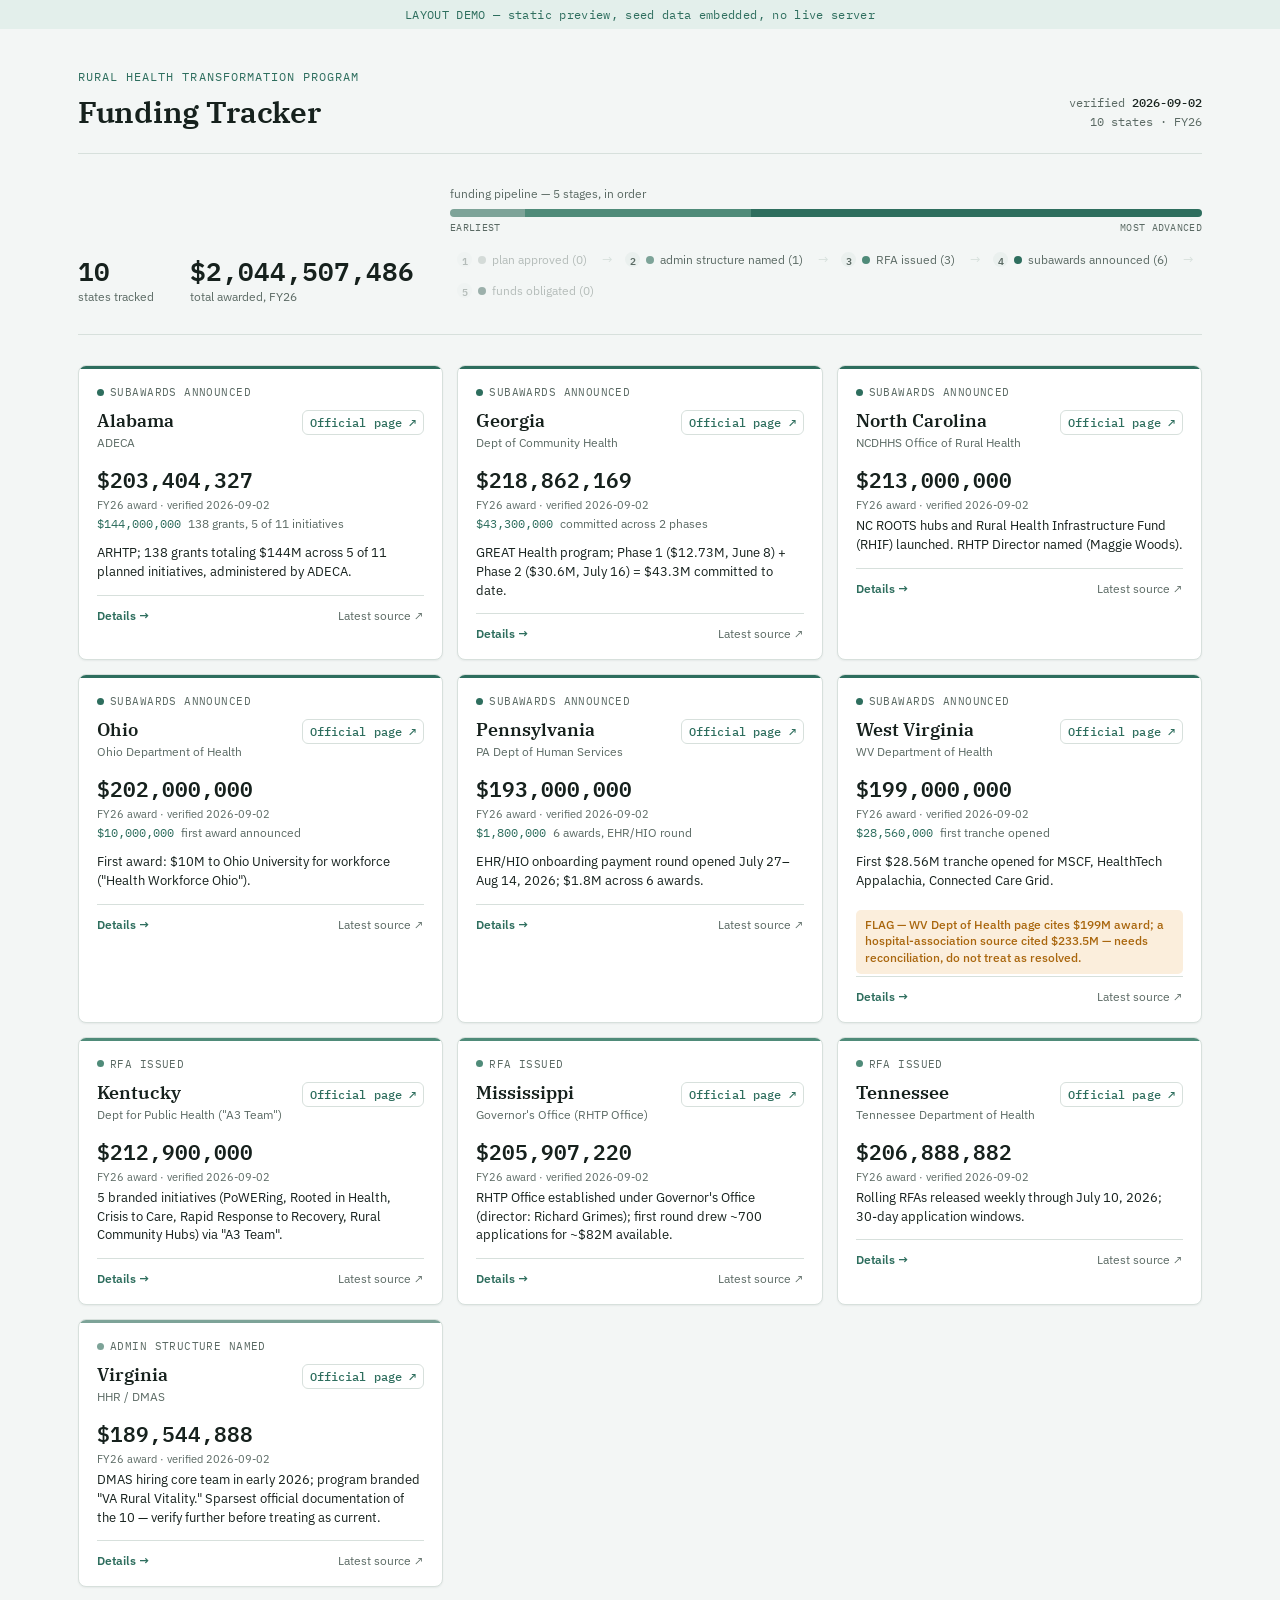
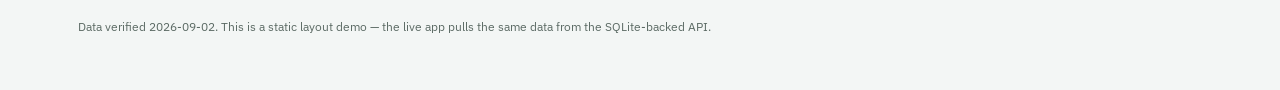
<file: demo/dashboard-demo.html>
<!doctype html>
<html lang="en">
<head>
<meta charset="utf-8" />
<meta name="viewport" content="width=device-width, initial-scale=1" />
<title>RHTP Funding Tracker</title>
<link rel="preconnect" href="https://fonts.googleapis.com">
<link rel="stylesheet" href="https://fonts.googleapis.com/css2?family=IBM+Plex+Serif:wght@500;600&family=IBM+Plex+Sans:wght@400;500;600&family=IBM+Plex+Mono:wght@500;600&display=swap">
<style>
  :root {
    --bg: #f3f6f5;
    --surface: #ffffff;
    --surface-2: #eaf0ee;
    --ink: #16211d;
    --muted: #5b6a64;
    --border: #d7e0dc;
    --accent: #2e6e5e;
    --accent-soft: #e3efeb;
    --warn: #a9660d;
    --warn-bg: #fbeedc;
    --stage-1: #a7b3ae;
    --stage-2: #7da398;
    --stage-3: #4f8b79;
    --stage-4: #2e6e5e;
    --stage-5: #1b4a3f;
    --shadow: 0 1px 2px rgba(22, 33, 29, 0.06);
  }

  @media (prefers-color-scheme: dark) {
    :root:not([data-theme="light"]) {
      --bg: #101513;
      --surface: #1a211e;
      --surface-2: #212a26;
      --ink: #e7eeec;
      --muted: #93a39c;
      --border: #2b3733;
      --accent: #6fbfa8;
      --accent-soft: #1e3a33;
      --warn: #e3a94c;
      --warn-bg: #3a2a12;
      --stage-1: #5b6b67;
      --stage-2: #6b958a;
      --stage-3: #4fa98f;
      --stage-4: #6fbfa8;
      --stage-5: #9be0c9;
      --shadow: 0 1px 2px rgba(0, 0, 0, 0.3);
    }
  }

  :root[data-theme="dark"] {
    --bg: #101513;
    --surface: #1a211e;
    --surface-2: #212a26;
    --ink: #e7eeec;
    --muted: #93a39c;
    --border: #2b3733;
    --accent: #6fbfa8;
    --accent-soft: #1e3a33;
    --warn: #e3a94c;
    --warn-bg: #3a2a12;
    --stage-1: #5b6b67;
    --stage-2: #6b958a;
    --stage-3: #4fa98f;
    --stage-4: #6fbfa8;
    --stage-5: #9be0c9;
    --shadow: 0 1px 2px rgba(0, 0, 0, 0.3);
  }

  * { box-sizing: border-box; }

  body {
    margin: 0;
    background: var(--bg);
    color: var(--ink);
    font-family: "IBM Plex Sans", system-ui, sans-serif;
    -webkit-font-smoothing: antialiased;
  }

  .wrap {
    max-width: 1180px;
    margin: 0 auto;
    padding: 0 28px 56px;
  }

  /* ---- masthead ---- */
  header.masthead {
    display: flex;
    justify-content: space-between;
    align-items: flex-end;
    flex-wrap: wrap;
    gap: 12px;
    padding: 40px 0 22px;
    border-bottom: 1px solid var(--border);
    margin-bottom: 28px;
  }

  .kicker {
    font-family: "IBM Plex Mono", monospace;
    font-size: 11.5px;
    letter-spacing: 0.09em;
    text-transform: uppercase;
    color: var(--accent);
    margin: 0 0 8px;
  }

  h1 {
    font-family: "IBM Plex Serif", Georgia, serif;
    font-weight: 600;
    font-size: 30px;
    margin: 0;
    text-wrap: balance;
    letter-spacing: -0.01em;
  }

  .stamp {
    font-family: "IBM Plex Mono", monospace;
    font-size: 12px;
    color: var(--muted);
    text-align: right;
    line-height: 1.6;
  }

  .stamp strong { color: var(--ink); font-weight: 500; }

  /* ---- summary ---- */
  .summary {
    display: grid;
    grid-template-columns: auto auto 1fr;
    gap: 36px;
    align-items: end;
    padding: 4px 0 30px;
    margin-bottom: 30px;
    border-bottom: 1px solid var(--border);
  }

  .metric .value {
    font-family: "IBM Plex Mono", monospace;
    font-size: 26px;
    font-weight: 600;
    font-variant-numeric: tabular-nums;
    line-height: 1.1;
  }

  .metric .label {
    font-size: 12px;
    color: var(--muted);
    margin-top: 4px;
  }

  .pipeline {
    min-width: 260px;
  }

  .pipeline .label {
    font-size: 12px;
    color: var(--muted);
    margin-bottom: 8px;
  }

  .segbar {
    display: flex;
    height: 8px;
    border-radius: 4px;
    overflow: hidden;
    background: var(--surface-2);
  }

  .segbar span {
    display: block;
    height: 100%;
    cursor: pointer;
    transition: opacity 120ms ease;
  }

  .segbar span.dim { opacity: 0.32; }

  .segbar-caption {
    display: flex;
    justify-content: space-between;
    margin-top: 4px;
    font-family: "IBM Plex Mono", monospace;
    font-size: 10px;
    letter-spacing: 0.03em;
    text-transform: uppercase;
    color: var(--muted);
  }

  .legend {
    display: flex;
    flex-wrap: wrap;
    align-items: center;
    gap: 4px;
    margin-top: 12px;
  }

  .legend .arrow {
    color: var(--border);
    font-size: 13px;
    padding: 0 1px;
    user-select: none;
  }

  .legend .step {
    display: flex;
    align-items: center;
    gap: 6px;
    font: inherit;
    font-size: 11.5px;
    color: var(--muted);
    white-space: nowrap;
    background: none;
    border: 1px solid transparent;
    border-radius: 7px;
    padding: 5px 9px 5px 6px;
    cursor: pointer;
  }

  .legend .step:hover:not(:disabled) { background: var(--surface-2); }

  .legend .step:disabled {
    opacity: 0.4;
    cursor: default;
  }

  .legend .step.active {
    background: var(--accent-soft);
    border-color: var(--accent);
    color: var(--ink);
  }

  .legend .step-num {
    font-family: "IBM Plex Mono", monospace;
    font-size: 9.5px;
    font-weight: 600;
    width: 15px;
    height: 15px;
    border-radius: 50%;
    background: var(--surface-2);
    color: var(--muted);
    display: flex;
    align-items: center;
    justify-content: center;
    flex: none;
  }

  .legend .step.active .step-num {
    background: var(--accent);
    color: var(--surface);
  }

  .legend .dot {
    width: 8px;
    height: 8px;
    border-radius: 50%;
    flex: none;
  }

  .filter-banner {
    display: flex;
    justify-content: space-between;
    align-items: center;
    gap: 12px;
    margin-top: 12px;
    padding: 8px 12px;
    background: var(--surface-2);
    border: 1px solid var(--border);
    border-radius: 7px;
    font-size: 12px;
    color: var(--ink);
  }

  .filter-banner[hidden] { display: none; }

  .filter-banner button {
    font: inherit;
    font-size: 11.5px;
    color: var(--ink);
    background: var(--surface);
    border: 1px solid var(--border);
    border-radius: 5px;
    padding: 4px 9px;
    cursor: pointer;
  }

  .filter-banner button:hover { border-color: var(--accent); color: var(--accent); }

  /* ---- grid ---- */
  .grid {
    display: grid;
    grid-template-columns: repeat(auto-fill, minmax(272px, 1fr));
    gap: 14px;
  }

  .card {
    background: var(--surface);
    border: 1px solid var(--border);
    border-radius: 8px;
    box-shadow: var(--shadow);
    overflow: hidden;
    display: flex;
    flex-direction: column;
  }

  .card .stripe { height: 3px; }

  .card .body {
    padding: 16px 18px 18px;
    display: flex;
    flex-direction: column;
    flex: 1;
  }

  .card .stage-row {
    display: flex;
    align-items: center;
    gap: 6px;
    font-family: "IBM Plex Mono", monospace;
    font-size: 10.5px;
    letter-spacing: 0.04em;
    text-transform: uppercase;
    color: var(--muted);
    margin-bottom: 10px;
  }

  .card .stage-row .dot {
    width: 7px;
    height: 7px;
    border-radius: 50%;
    flex: none;
  }

  .title-row {
    display: flex;
    align-items: flex-start;
    justify-content: space-between;
    gap: 8px;
  }

  .card h2 {
    font-family: "IBM Plex Serif", Georgia, serif;
    font-size: 18px;
    font-weight: 600;
    margin: 0 0 2px;
  }

  .official-badge {
    flex: none;
    font-family: "IBM Plex Mono", monospace;
    font-size: 10px;
    letter-spacing: 0.01em;
    color: var(--accent);
    text-decoration: none;
    border: 1px solid var(--border);
    border-radius: 6px;
    padding: 4px 7px;
    white-space: nowrap;
    margin-top: 1px;
  }

  .official-badge:hover, .official-badge:focus-visible {
    border-color: var(--accent);
    background: var(--accent-soft);
    text-decoration: none;
  }

  .card .agency {
    font-size: 12px;
    color: var(--muted);
    margin-bottom: 12px;
  }

  .card .amount {
    font-family: "IBM Plex Mono", monospace;
    font-size: 21px;
    font-weight: 600;
    font-variant-numeric: tabular-nums;
    margin-bottom: 2px;
  }

  .card .amount-label {
    font-size: 11px;
    color: var(--muted);
    margin-bottom: 4px;
  }

  .subawards-line {
    font-family: "IBM Plex Mono", monospace;
    font-size: 11.5px;
    font-variant-numeric: tabular-nums;
    color: var(--accent);
    margin-bottom: 12px;
  }

  .subawards-line .sa-label {
    font-family: "IBM Plex Sans", sans-serif;
    color: var(--muted);
    font-weight: 400;
  }

  .card .notes {
    font-size: 12.5px;
    line-height: 1.5;
    color: var(--ink);
    margin-bottom: 12px;
  }

  .card .flag {
    display: block;
    margin-top: 8px;
    background: var(--warn-bg);
    color: var(--warn);
    padding: 7px 9px;
    border-radius: 5px;
    font-size: 11.5px;
    line-height: 1.45;
    font-weight: 500;
  }

  .card .links {
    margin-top: 2px;
    padding-top: 12px;
    display: flex;
    align-items: center;
    gap: 14px;
    border-top: 1px solid var(--border);
  }

  .card a {
    color: var(--accent);
    text-decoration: none;
    font-size: 12px;
    font-weight: 500;
  }

  .card a:hover, .card a:focus-visible { text-decoration: underline; }
  a:focus-visible, button:focus-visible { outline: 2px solid var(--accent); outline-offset: 2px; }

  .card .links .details {
    font-weight: 600;
    margin-right: auto;
  }

  .card .links .ext {
    color: var(--muted);
    font-weight: 400;
  }

  .card .links .ext:hover { color: var(--accent); }

  /* ---- detail page ---- */
  .back-link {
    display: inline-flex;
    align-items: center;
    gap: 5px;
    font-size: 12.5px;
    font-weight: 500;
    color: var(--accent);
    text-decoration: none;
    margin-bottom: 22px;
  }

  .back-link:hover { text-decoration: underline; }

  .detail-head {
    display: flex;
    justify-content: space-between;
    align-items: flex-start;
    flex-wrap: wrap;
    gap: 20px;
    padding-bottom: 22px;
    border-bottom: 1px solid var(--border);
    margin-bottom: 26px;
  }

  .detail-head .title-row { align-items: center; gap: 12px; }

  .detail-head h1 {
    font-family: "IBM Plex Serif", Georgia, serif;
    font-size: 28px;
    font-weight: 600;
    margin: 6px 0 2px;
    text-wrap: balance;
  }

  .detail-head .official-badge { font-size: 11px; padding: 5px 9px; margin-top: 8px; }

  .detail-head .agency { font-size: 13px; color: var(--muted); }

  .detail-amount { text-align: right; }
  .detail-amount .amount { font-size: 26px; margin-bottom: 0; }
  .detail-amount .subawards-line { margin-bottom: 0; }

  .detail-body {
    display: grid;
    grid-template-columns: 1fr 240px;
    gap: 40px;
  }

  @media (max-width: 640px) {
    .detail-body { grid-template-columns: 1fr; }
  }

  .detail-main h2, .detail-side h2 {
    font-family: "IBM Plex Mono", monospace;
    font-size: 11px;
    letter-spacing: 0.06em;
    text-transform: uppercase;
    color: var(--muted);
    margin: 0 0 12px;
    font-weight: 600;
  }

  .detail-main p {
    font-size: 14.5px;
    line-height: 1.7;
    max-width: 62ch;
    margin: 0 0 4px;
  }

  .detail-side {
    display: flex;
    flex-direction: column;
    gap: 10px;
    border-left: 1px solid var(--border);
    padding-left: 24px;
  }

  .detail-side a {
    color: var(--accent);
    text-decoration: none;
    font-size: 13px;
    font-weight: 500;
  }

  .detail-side a:hover { text-decoration: underline; }

  /* ---- comparison / applicant notes ---- */
  .compare {
    grid-column: 1 / -1;
    margin-top: 34px;
    padding-top: 28px;
    border-top: 1px solid var(--border);
  }

  .compare-head {
    display: flex;
    align-items: baseline;
    justify-content: space-between;
    flex-wrap: wrap;
    gap: 8px;
    margin-bottom: 4px;
  }

  .compare-head h2 {
    font-family: "IBM Plex Serif", Georgia, serif;
    font-size: 17px;
    font-weight: 600;
    margin: 0;
  }

  .compare-caption {
    font-size: 11.5px;
    color: var(--muted);
    max-width: 62ch;
    margin: 0 0 18px;
    line-height: 1.5;
  }

  .rank-line {
    display: inline-flex;
    align-items: center;
    gap: 8px;
    font-family: "IBM Plex Mono", monospace;
    font-size: 12px;
    color: var(--ink);
    background: var(--surface-2);
    border: 1px solid var(--border);
    border-radius: 999px;
    padding: 6px 14px;
    margin-bottom: 22px;
  }

  .rank-line strong { font-weight: 600; }

  .pros-cons {
    display: grid;
    grid-template-columns: 1fr 1fr;
    gap: 28px;
  }

  @media (max-width: 640px) {
    .pros-cons { grid-template-columns: 1fr; }
  }

  .pros-cons h3 {
    font-family: "IBM Plex Mono", monospace;
    font-size: 10.5px;
    letter-spacing: 0.06em;
    text-transform: uppercase;
    margin: 0 0 10px;
  }

  .pros-cons .pros h3 { color: var(--accent); }
  .pros-cons .cons h3 { color: var(--warn); }

  .pros-cons ul {
    margin: 0;
    padding: 0;
    list-style: none;
    display: flex;
    flex-direction: column;
    gap: 9px;
  }

  .pros-cons li {
    font-size: 13px;
    line-height: 1.55;
    padding-left: 18px;
    position: relative;
  }

  .pros-cons li::before {
    content: "";
    position: absolute;
    left: 0;
    top: 7px;
    width: 6px;
    height: 6px;
    border-radius: 50%;
  }

  .pros-cons .pros li::before { background: var(--accent); }
  .pros-cons .cons li::before { background: var(--warn); }

  footer {
    padding-top: 32px;
    font-size: 11.5px;
    color: var(--muted);
  }

  .demo-banner {
    background: var(--accent-soft);
    color: var(--accent);
    font-family: "IBM Plex Mono", monospace;
    font-size: 11.5px;
    text-align: center;
    padding: 7px;
    letter-spacing: 0.03em;
  }

  @media (prefers-reduced-motion: no-preference) {
    .card { transition: transform 120ms ease, box-shadow 120ms ease; }
    .card:hover { transform: translateY(-1px); box-shadow: 0 4px 14px rgba(22,33,29,0.10); }
  }
</style>
</head>
<body>

<div class="demo-banner">LAYOUT DEMO — static preview, seed data embedded, no live server</div>

<div class="wrap">
  <header class="masthead">
    <div>
      <p class="kicker">Rural Health Transformation Program</p>
      <h1>Funding Tracker</h1>
    </div>
    <div class="stamp">verified <strong>2026-09-02</strong><br>10 states &middot; FY26</div>
  </header>

  <div id="dashboard">
    <div class="summary">
      <div class="metric">
        <div class="value" id="m-states">—</div>
        <div class="label">states tracked</div>
      </div>
      <div class="metric">
        <div class="value" id="m-total">—</div>
        <div class="label">total awarded, FY26</div>
      </div>
      <div class="pipeline">
        <div class="label">funding pipeline — 5 stages, in order</div>
        <div class="segbar" id="segbar"></div>
        <div class="segbar-caption"><span>Earliest</span><span>Most advanced</span></div>
        <div class="legend" id="legend"></div>
        <div class="filter-banner" id="filter-banner" hidden>
          <span id="filter-banner-text"></span>
          <button type="button" id="filter-clear">Clear filter</button>
        </div>
      </div>
    </div>

    <div class="grid" id="grid"></div>
  </div>

  <div id="detail" hidden></div>

  <footer>Data verified 2026-09-02. This is a static layout demo — the live app pulls the same data from the SQLite-backed API.</footer>
</div>

<script>
const STAGES = [
  { key: "plan approved", var: "--stage-1" },
  { key: "admin structure named", var: "--stage-2" },
  { key: "RFA issued", var: "--stage-3" },
  { key: "subawards announced", var: "--stage-4" },
  { key: "funds obligated", var: "--stage-5" },
];

const STATES = [
  {
    state: "West Virginia", lead_agency: "WV Department of Health",
    official_url: "https://health.wv.gov/rural-health-transformation-program",
    amount: 199000000, status: "subawards announced", verified_at: "2026-09-02",
    latest_source: "https://governor.wv.gov/article/governor-morrisey-announces-first-2856-million-rural-health-transformation-funding",
    notes: "First $28.56M tranche opened for MSCF, HealthTech Appalachia, Connected Care Grid.",
    flag: "WV Dept of Health page cites $199M award; a hospital-association source cited $233.5M — needs reconciliation, do not treat as resolved.",
    subawardsAmount: 28560000, subawardsLabel: "first tranche opened",
    pros: [
      "Subawards are already open across three named initiatives (MSCF, HealthTech Appalachia, Connected Care Grid) — a concrete path to funding right now, not a future promise.",
      "Multiple parallel tracks mean more than one way in, depending on what an applicant does.",
    ],
    cons: [
      "The total award figure is disputed ($199M official vs. $233.5M reported elsewhere) — confirm the number before relying on it for planning.",
      "Documentation is split across three initiative-specific pages rather than one central RFA.",
    ],
  },
  {
    state: "Kentucky", lead_agency: "Dept for Public Health (\"A3 Team\")",
    official_url: "https://ruralhealthplan.ky.gov/Pages/index.aspx",
    amount: 212900000, status: "RFA issued", verified_at: "2026-09-02",
    latest_source: "https://www.kentuckytoday.com/news/kentuckys-rural-health-transformation-plan-secures-212-9m-in-federal-funding/article_2adc2281-3461-4430-995d-07f6a6973df4.html",
    notes: "5 branded initiatives (PoWERing, Rooted in Health, Crisis to Care, Rapid Response to Recovery, Rural Community Hubs) via \"A3 Team\".",
    pros: [
      "Five clearly branded initiatives make it easier to identify which track fits a given applicant.",
      "One of the larger total awards among the 10 states, suggesting room for multiple funded projects.",
    ],
    cons: [
      "Still pre-award — RFA issued but no subawards announced yet, so expect a longer runway before funds are disbursed.",
    ],
  },
  {
    state: "Ohio", lead_agency: "Ohio Department of Health",
    official_url: "https://odh.ohio.gov/know-our-programs/rural-health-transformation-program/rural-health-transformation-program",
    amount: 202000000, status: "subawards announced", verified_at: "2026-09-02",
    latest_source: "https://governor.ohio.gov/media/news-and-media/governor-dewine-announces-first-rural-health-transformation-program-award-to-ohio-university-for-10-million",
    notes: "First award: $10M to Ohio University for workforce (\"Health Workforce Ohio\").",
    subawardsAmount: 10000000, subawardsLabel: "first award announced",
    pros: [
      "A first award is already made and public — proof the pipeline is moving and a working example to reference in an application.",
    ],
    cons: [
      "Only $10M of the $202M total has been publicized so far — criteria and scope for future rounds are still thin.",
    ],
  },
  {
    state: "Tennessee", lead_agency: "Tennessee Department of Health",
    official_url: "https://www.tn.gov/health/rural.html",
    amount: 206888882, status: "RFA issued", verified_at: "2026-09-02",
    latest_source: "https://www.tn.gov/health/news/2026/5/15/tennessee-to-release-1st-grant-funding-opportunity-of-rural-health-transformation-program.html",
    notes: "Rolling RFAs released weekly through July 10, 2026; 30-day application windows.",
    pros: [
      "Rolling weekly RFA releases with defined 30-day windows give a predictable application calendar.",
    ],
    cons: [
      "Because RFAs roll out over months, applicants need to actively monitor for the specific opportunity relevant to them.",
      "No subawards announced yet.",
    ],
  },
  {
    state: "Virginia", lead_agency: "HHR / DMAS",
    official_url: "https://www.ruralhealthtransformationva.virginia.gov/",
    amount: 189544888, status: "admin structure named", verified_at: "2026-09-02",
    latest_source: "https://dmas.virginia.gov/data-reporting/programs-services/rural-health-transformation/",
    notes: "DMAS hiring core team in early 2026; program branded \"VA Rural Vitality.\" Sparsest official documentation of the 10 — verify further before treating as current.",
    pros: [
      "Program branding (\"VA Rural Vitality\") and DMAS ownership are established, giving applicants a clear point of contact as the program matures.",
    ],
    cons: [
      "Sparsest official documentation of the 10 states — no RFA or subaward details published yet.",
      "Smallest total award among the 10 states tracked here.",
    ],
  },
  {
    state: "North Carolina", lead_agency: "NCDHHS Office of Rural Health",
    official_url: "https://www.ncdhhs.gov/divisions/office-rural-health/rural-health-transformation-program",
    amount: 213000000, status: "subawards announced", verified_at: "2026-09-02",
    latest_source: "https://www.ncdhhs.gov/divisions/office-rural-health/rural-health-transformation-program",
    notes: "NC ROOTS hubs and Rural Health Infrastructure Fund (RHIF) launched. RHTP Director named (Maggie Woods).",
    pros: [
      "A named program director and two launched structures (NC ROOTS hubs, RHIF) suggest real operating capacity, not just a funding announcement.",
    ],
    cons: [
      "No specific subaward dollar figure has been published yet, making it hard to gauge how much of the $213M has actually moved.",
    ],
  },
  {
    state: "Pennsylvania", lead_agency: "PA Dept of Human Services",
    official_url: "https://www.pa.gov/agencies/dhs/programs-services/healthcare/rural-health",
    amount: 193000000, status: "subawards announced", verified_at: "2026-09-02",
    latest_source: "https://www.pa.gov/agencies/dhs/programs-services/healthcare/rural-health/rhtp-funding-opportunities",
    notes: "EHR/HIO onboarding payment round opened July 27–Aug 14, 2026; $1.8M across 6 awards.",
    subawardsAmount: 1800000, subawardsLabel: "6 awards, EHR/HIO round",
    pros: [
      "A recent, concrete round (closed within the last month) shows the program is actively disbursing funds, not just planning.",
    ],
    cons: [
      "That round is narrow (EHR/HIO onboarding only) and small relative to the $193M total — most of the program is still unallocated.",
    ],
  },
  {
    state: "Georgia", lead_agency: "Dept of Community Health",
    official_url: "https://greathealth.georgia.gov/faqs",
    amount: 218862169, status: "subawards announced", verified_at: "2026-09-02",
    latest_source: "https://dch.georgia.gov/announcement/2026-07-16/georgia-issues-30-million-phase-2-great-health-awards-advance-rural",
    notes: "GREAT Health program; Phase 1 ($12.73M, June 8) + Phase 2 ($30.6M, July 16) = $43.3M committed to date.",
    subawardsAmount: 43300000, subawardsLabel: "committed across 2 phases",
    pros: [
      "Largest total award of the 10 states, plus two funded phases already committed — sustained disbursement, not a one-off.",
    ],
    cons: [
      "$43.3M committed is still a small fraction of the $218.9M total — most capacity remains undecided.",
    ],
  },
  {
    state: "Alabama", lead_agency: "ADECA",
    official_url: "https://adeca.alabama.gov/alruralhealth/",
    amount: 203404327, status: "subawards announced", verified_at: "2026-09-02",
    latest_source: "https://governor.alabama.gov/newsroom/2026/08/governor-ivey-announces-first-grants-in-major-new-rural-healthcare-program-totaling-more-than-144-million/",
    notes: "ARHTP; 138 grants totaling $144M across 5 of 11 planned initiatives, administered by ADECA.",
    subawardsAmount: 144000000, subawardsLabel: "138 grants, 5 of 11 initiatives",
    pros: [
      "By far the most subaward activity of the 10 states — 138 grants already made, the strongest evidence that money is reaching recipients.",
      "5 of 11 planned initiatives are already open, with more expected.",
    ],
    cons: [
      "6 of 11 planned initiatives haven't opened yet, so applicants outside the first 5 tracks have no timeline.",
    ],
  },
  {
    state: "Mississippi", lead_agency: "Governor's Office (RHTP Office)",
    official_url: "https://mississippirhtp.com/",
    amount: 205907220, status: "RFA issued", verified_at: "2026-09-02",
    latest_source: "https://mississippirhtp.com/",
    notes: "RHTP Office established under Governor's Office (director: Richard Grimes); first round drew ~700 applications for ~$82M available.",
    pros: [
      "High first-round application volume (~700 applications) signals strong demand and an active applicant community to learn from.",
    ],
    cons: [
      "That same demand (~700 applications for ~$82M) means steep competition — worth sizing expectations accordingly.",
      "No subawards announced yet.",
    ],
  },
];

const ANALYSIS_DISCLAIMER = "Editorial notes derived from the sources above — a starting point for comparison, not official guidance. Verify anything decision-critical directly with the state agency.";

function usd(n) {
  return new Intl.NumberFormat("en-US", { style: "currency", currency: "USD", maximumFractionDigits: 0 }).format(n);
}

function stageVar(status) {
  const s = STAGES.find(s => s.key === status);
  return s ? `var(${s.var})` : "var(--muted)";
}

function esc(str) {
  const d = document.createElement("div");
  d.textContent = str;
  return d.innerHTML;
}

// summary metrics (fixed totals, independent of any filter)
document.getElementById("m-states").textContent = STATES.length;
document.getElementById("m-total").textContent = usd(STATES.reduce((a, s) => a + s.amount, 0));

const counts = STAGES.map((st, i) => ({ ...st, order: i + 1, count: STATES.filter(s => s.status === st.key).length }));

function parseHash() {
  const params = new URLSearchParams(location.hash.replace(/^#/, ""));
  return { status: params.get("status"), state: params.get("state") };
}

let currentStatus = null;
let currentState = null;

function goStatus(status) {
  const next = status === currentStatus ? null : status;
  location.hash = next ? "status=" + encodeURIComponent(next) : "";
}

window.addEventListener("hashchange", renderAll);

function renderSegbar() {
  document.getElementById("segbar").innerHTML = counts
    .filter(c => c.count > 0)
    .map(c => `<span data-status="${esc(c.key)}" class="${currentStatus && currentStatus !== c.key ? "dim" : ""}"
        style="width:${(c.count / STATES.length) * 100}%; background:var(${c.var})"
        title="${esc(c.key)} — ${c.count} state${c.count === 1 ? "" : "s"}"></span>`)
    .join("");
}

function renderLegend() {
  document.getElementById("legend").innerHTML = counts
    .map((c, i) => {
      const btn = `<button type="button" class="step${currentStatus === c.key ? " active" : ""}"
          data-status="${esc(c.key)}" ${c.count === 0 ? "disabled" : ""}
          aria-pressed="${currentStatus === c.key}">
          <span class="step-num">${c.order}</span>
          <span class="dot" style="background:var(${c.var})"></span>
          ${esc(c.key)} (${c.count})
        </button>`;
      return i < counts.length - 1 ? btn + `<span class="arrow" aria-hidden="true">&rarr;</span>` : btn;
    })
    .join("");
}

function renderFilterBanner() {
  const banner = document.getElementById("filter-banner");
  if (!currentStatus) {
    banner.hidden = true;
    return;
  }
  const n = STATES.filter(s => s.status === currentStatus).length;
  document.getElementById("filter-banner-text").textContent =
    `Showing "${currentStatus}" — ${n} of ${STATES.length} states. This view is linkable: copy the URL to share it.`;
  banner.hidden = false;
}

function renderGrid() {
  const visible = currentStatus ? STATES.filter(s => s.status === currentStatus) : STATES;
  const ordered = [...visible].sort((a, b) => {
    const ai = STAGES.findIndex(s => s.key === a.status);
    const bi = STAGES.findIndex(s => s.key === b.status);
    return bi - ai || a.state.localeCompare(b.state);
  });

  const html = ordered.map(s => `
    <div class="card">
      <div class="stripe" style="background:${stageVar(s.status)}"></div>
      <div class="body">
        <div class="stage-row"><span class="dot" style="background:${stageVar(s.status)}"></span>${esc(s.status)}</div>
        <div class="title-row">
          <h2>${esc(s.state)}</h2>
          <a class="official-badge" href="${s.official_url}" target="_blank" rel="noopener">Official page ↗</a>
        </div>
        <div class="agency">${esc(s.lead_agency)}</div>
        <div class="amount">${usd(s.amount)}</div>
        <div class="amount-label">FY26 award &middot; verified ${esc(s.verified_at)}</div>
        ${s.subawardsAmount ? `<div class="subawards-line">${usd(s.subawardsAmount)} <span class="sa-label">${esc(s.subawardsLabel)}</span></div>` : ""}
        <div class="notes">${esc(s.notes)}</div>
        ${s.flag ? `<div class="flag">FLAG — ${esc(s.flag)}</div>` : ""}
        <div class="links">
          <a class="details" href="#state=${encodeURIComponent(s.state)}">Details &rarr;</a>
          <a class="ext" href="${s.latest_source}" target="_blank" rel="noopener">Latest source ↗</a>
        </div>
      </div>
    </div>
  `).join("");

  document.getElementById("grid").innerHTML =
    html || `<p style="color:var(--muted); font-size:13px;">No states currently in this stage.</p>`;
}

function renderDetail(name) {
  const root = document.getElementById("detail");
  const s = STATES.find(x => x.state === name);

  if (!s) {
    root.innerHTML = `
      <a class="back-link" href="#">&larr; All states</a>
      <p>No state named "${esc(name)}" in the seed data.</p>
    `;
    return;
  }

  const stageIdx = STAGES.findIndex(st => st.key === s.status);
  const rank = [...STATES].sort((a, b) => b.amount - a.amount).findIndex(x => x.state === s.state) + 1;

  root.innerHTML = `
    <a class="back-link" href="#">&larr; All states</a>
    <div class="detail-head">
      <div>
        <div class="stage-row">
          <span class="dot" style="background:${stageVar(s.status)}"></span>
          Stage ${stageIdx + 1} of ${STAGES.length} &mdash; ${esc(s.status)}
        </div>
        <div class="title-row">
          <h1>${esc(s.state)}</h1>
          <a class="official-badge" href="${s.official_url}" target="_blank" rel="noopener">Official page ↗</a>
        </div>
        <div class="agency">${esc(s.lead_agency)}</div>
      </div>
      <div class="detail-amount">
        <div class="amount">${usd(s.amount)}</div>
        <div class="amount-label">FY26 award &middot; verified ${esc(s.verified_at)}</div>
        ${s.subawardsAmount ? `<div class="subawards-line">${usd(s.subawardsAmount)} <span class="sa-label">${esc(s.subawardsLabel)}</span></div>` : ""}
      </div>
    </div>
    <div class="detail-body">
      <div class="detail-main">
        <h2>Latest update</h2>
        <p>${esc(s.notes)}</p>
        ${s.flag ? `<div class="flag">FLAG — ${esc(s.flag)}</div>` : ""}
      </div>
      <aside class="detail-side">
        <h2>Sources</h2>
        <a href="${s.official_url}" target="_blank" rel="noopener">Official program page ↗</a>
        <a href="${s.latest_source}" target="_blank" rel="noopener">Latest source article ↗</a>
      </aside>
      <div class="compare">
        <div class="compare-head"><h2>How ${esc(s.state)} compares</h2></div>
        <p class="compare-caption">${ANALYSIS_DISCLAIMER}</p>
        <div class="rank-line">
          <strong>#${rank}</strong> of ${STATES.length} states by total FY26 award &middot; ${usd(s.amount)}
        </div>
        <div class="pros-cons">
          <div class="pros">
            <h3>Pros</h3>
            <ul>${s.pros.map(p => `<li>${esc(p)}</li>`).join("")}</ul>
          </div>
          <div class="cons">
            <h3>Cons</h3>
            <ul>${s.cons.map(c => `<li>${esc(c)}</li>`).join("")}</ul>
          </div>
        </div>
      </div>
    </div>
  `;
}

function renderAll() {
  const { status, state } = parseHash();
  currentStatus = status;
  currentState = state;

  if (currentState) {
    document.getElementById("dashboard").hidden = true;
    document.getElementById("detail").hidden = false;
    renderDetail(currentState);
    return;
  }

  document.getElementById("detail").hidden = true;
  document.getElementById("dashboard").hidden = false;
  renderSegbar();
  renderLegend();
  renderFilterBanner();
  renderGrid();
}

document.getElementById("segbar").addEventListener("click", e => {
  const el = e.target.closest("[data-status]");
  if (el) goStatus(el.dataset.status);
});

document.getElementById("legend").addEventListener("click", e => {
  const el = e.target.closest("[data-status]");
  if (el && !el.disabled) goStatus(el.dataset.status);
});

document.getElementById("filter-clear").addEventListener("click", () => goStatus(currentStatus));

renderAll();
</script>
</body>
</html>
</file>
